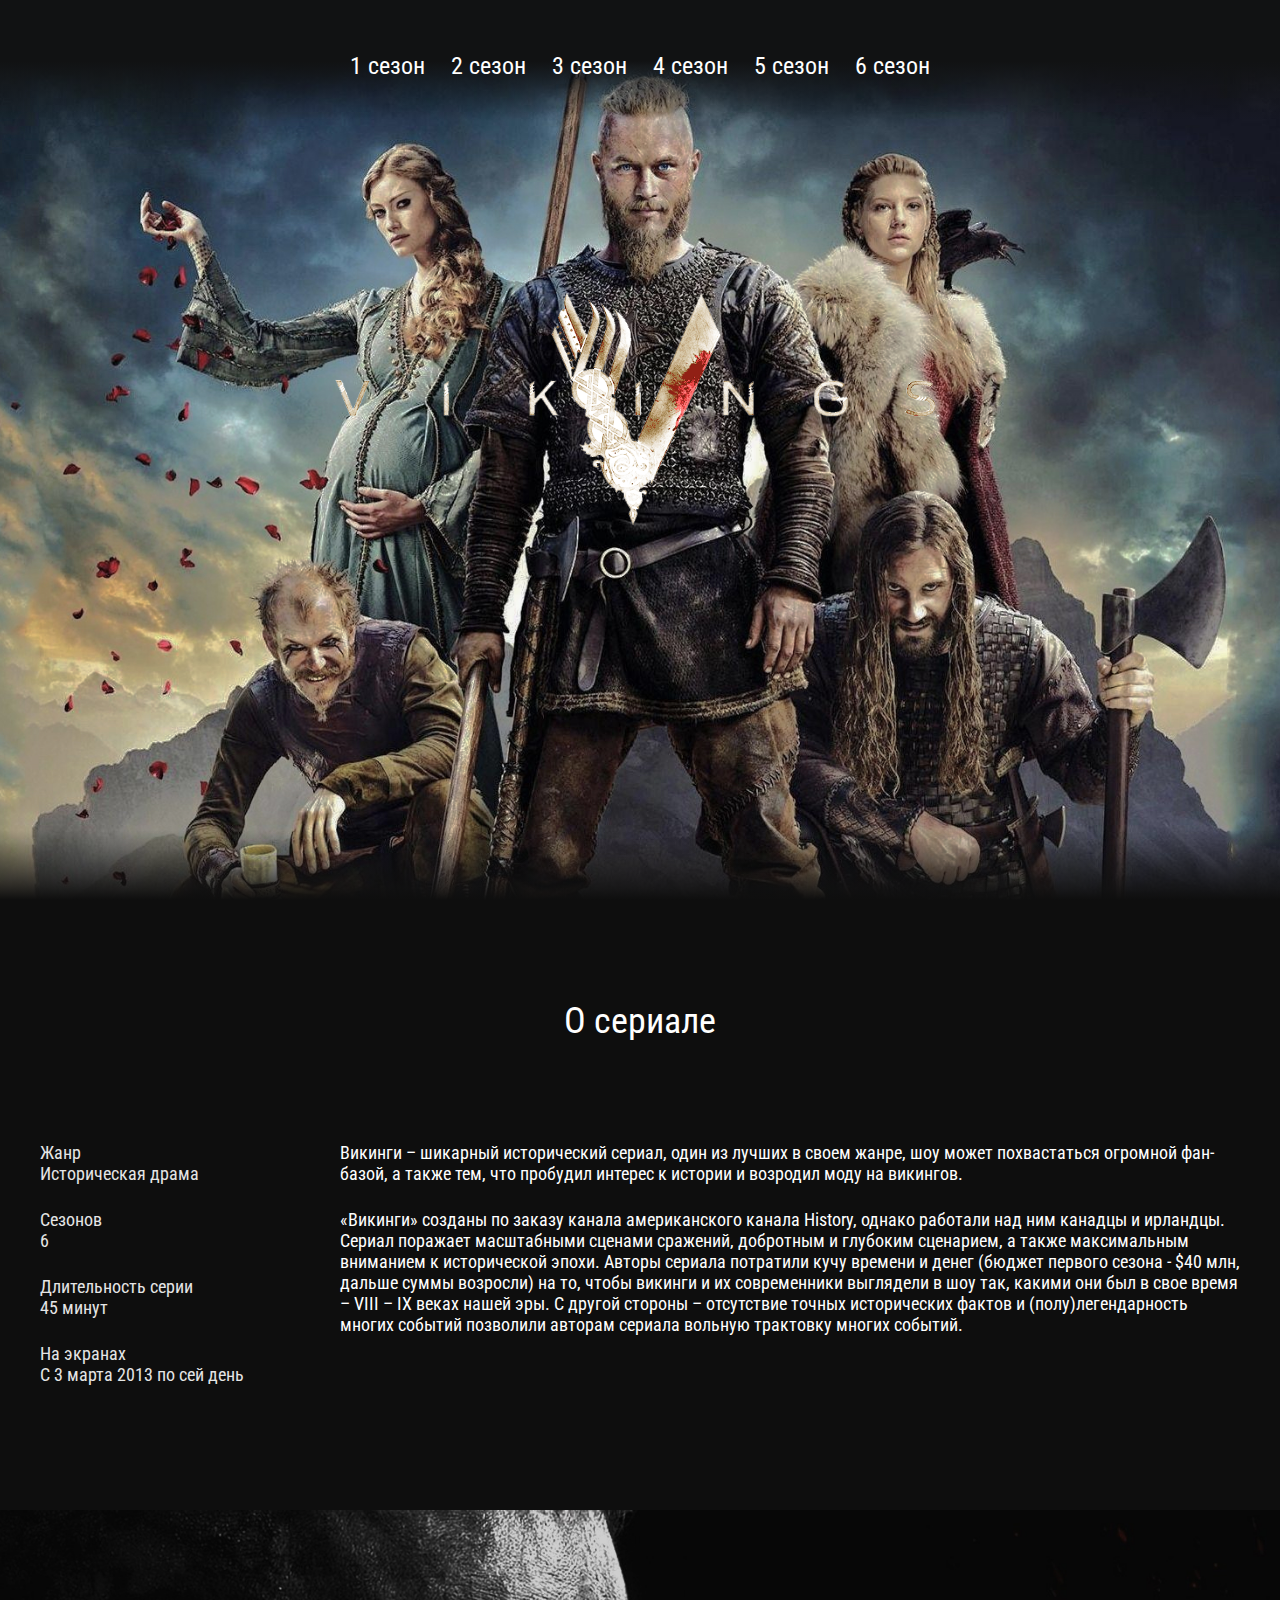
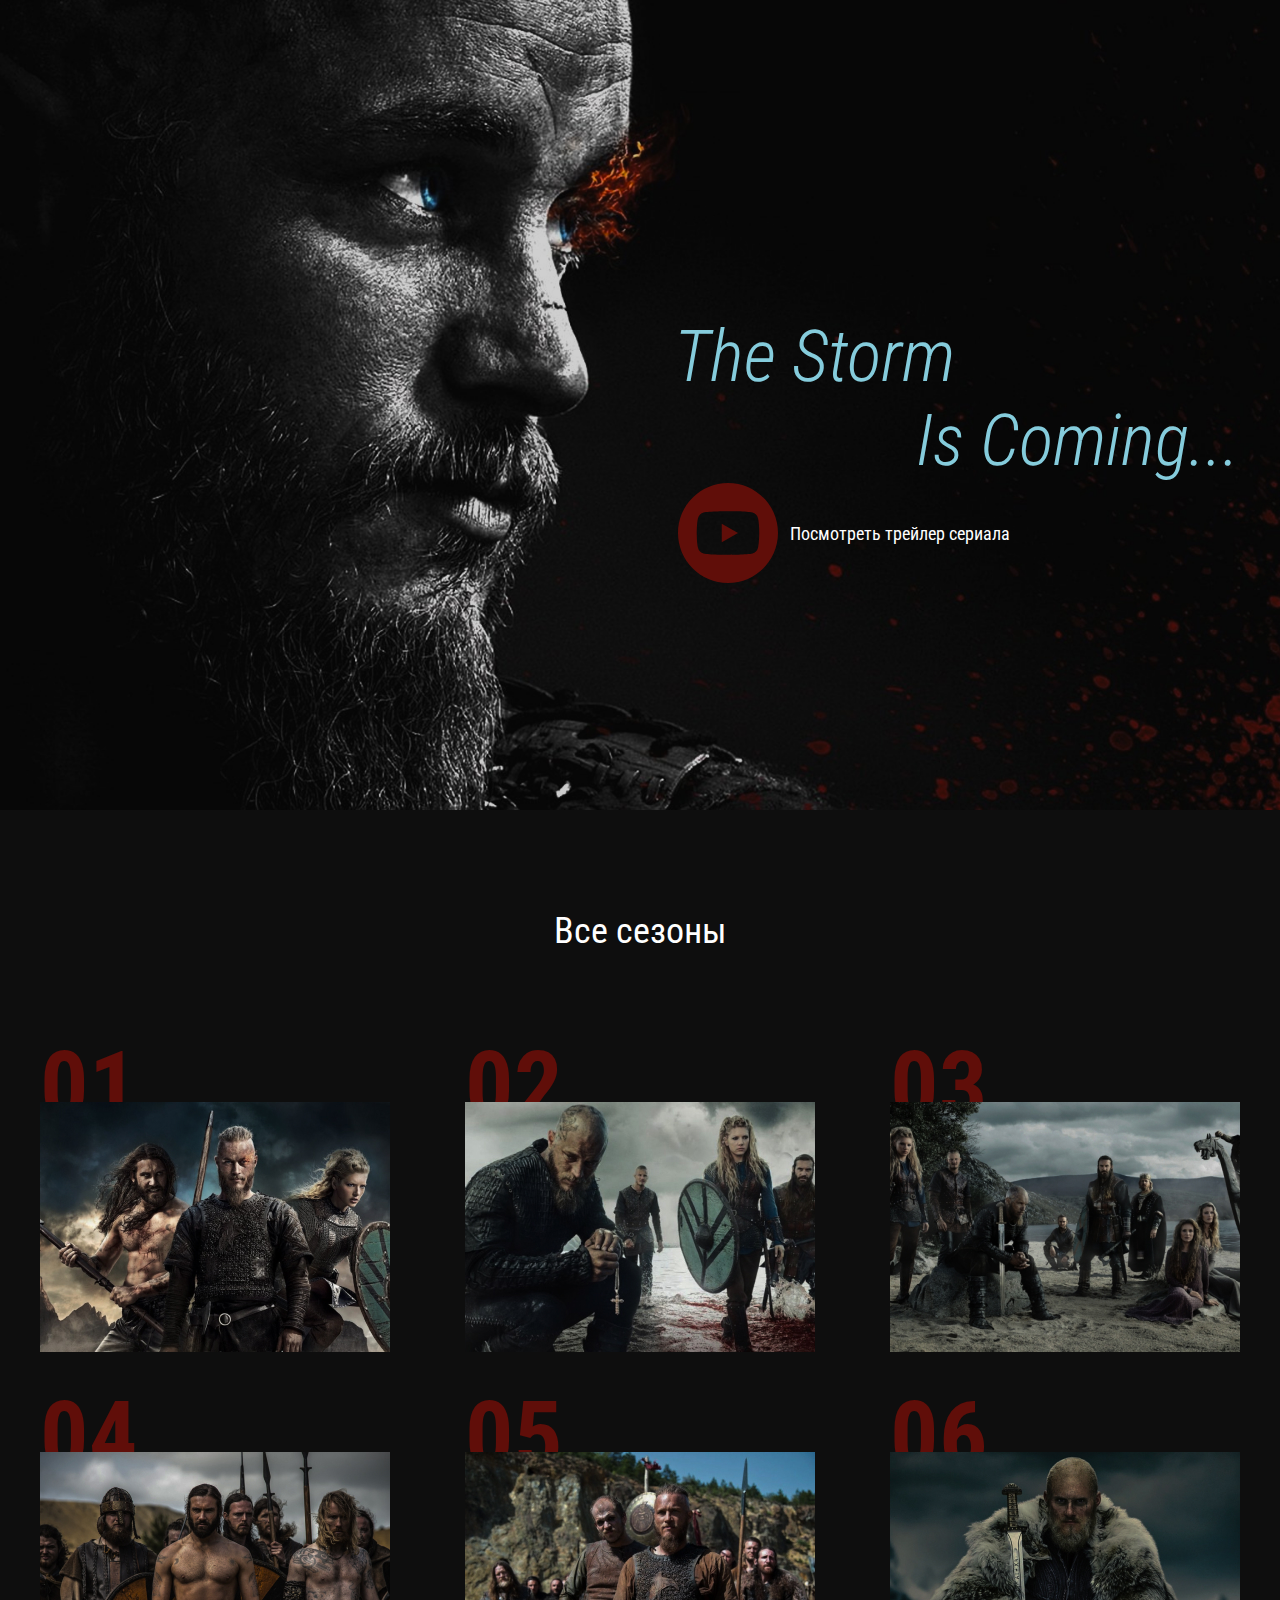
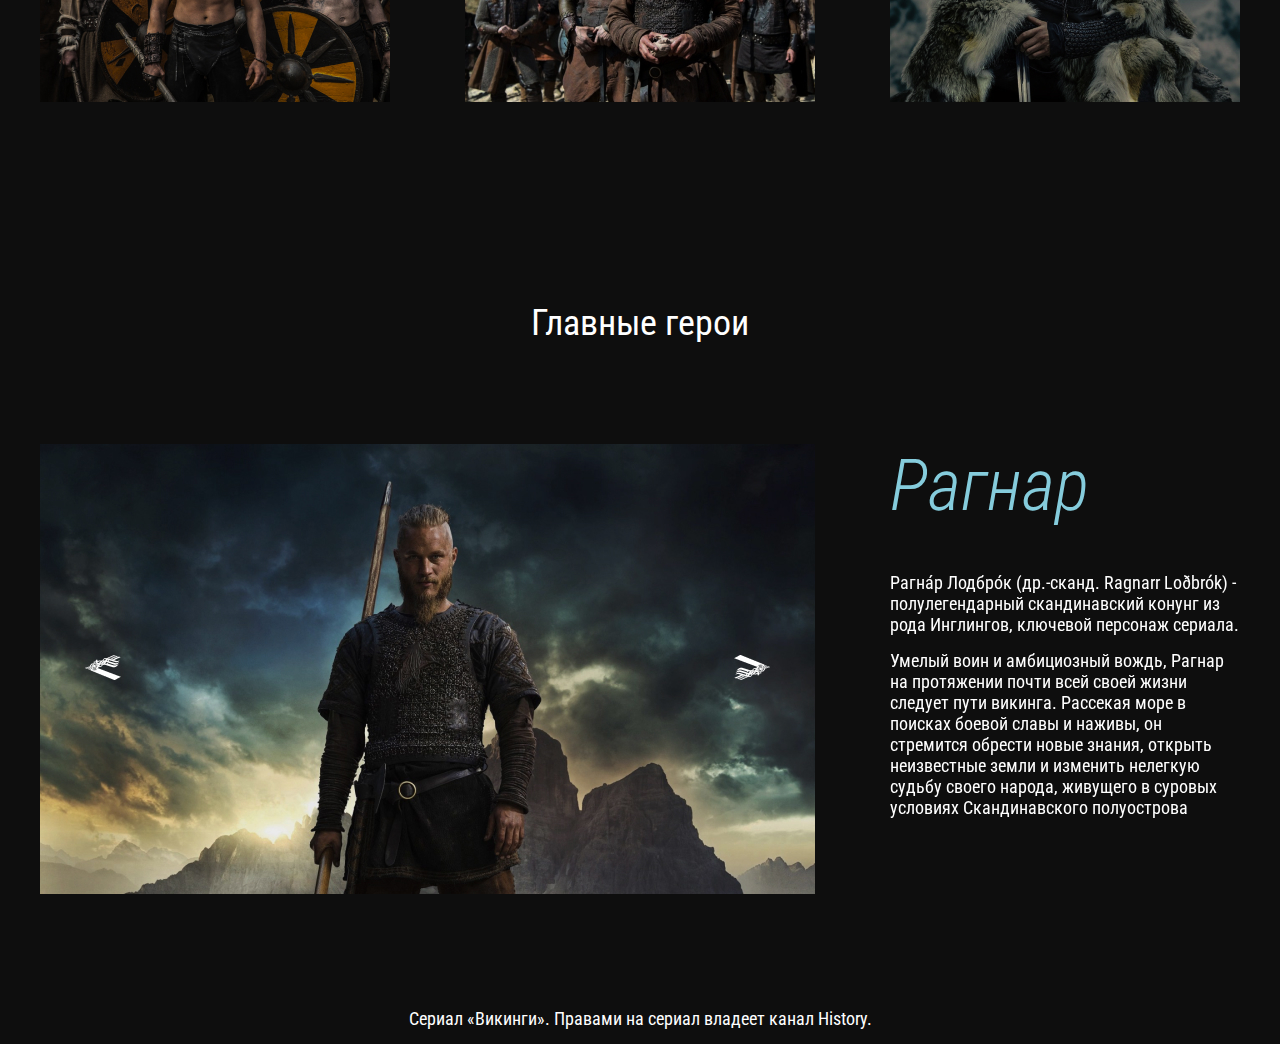
<file: index.html>
<!DOCTYPE html>
<html lang="ru">

<head>
  <meta charset="UTF-8">
  <meta name="viewport" content="width=device-width, initial-scale=1.0">
  <meta http-equiv="X-UA-Compatible" content="ie=edge">
  <title>Document</title>
  <link href="https://fonts.googleapis.com/css2?family=Roboto+Condensed:ital,wght@0,400;0,700;1,300&display=swap"
    rel="stylesheet">
  <link rel="stylesheet" href="css/reset.css">
  <link rel="stylesheet" href="css/slick.css">
  <link rel="stylesheet" href="css/jquery.fancybox.css">
  <link rel="stylesheet" href="css/style.css">
</head>

<body>

  <header class="header">
    <nav class="menu">
      <button class="menu__btn">
        <span></span>
      </button>
      <ul class="menu__list">
        <li class="menu__list-item">
          <a class="menu__list-link" href="season-1.html">1 cезон</a>
        </li>
        <li class="menu__list-item">
          <a class="menu__list-link" href="#">2 cезон</a>
        </li>
        <li class="menu__list-item">
          <a class="menu__list-link" href="#">3 cезон</a>
        </li>
        <li class="menu__list-item">
          <a class="menu__list-link" href="#">4 cезон</a>
        </li>
        <li class="menu__list-item">
          <a class="menu__list-link" href="#">5 cезон</a>
        </li>
        <li class="menu__list-item">
          <a class="menu__list-link" href="#">6 cезон</a>
        </li>
      </ul>
    </nav>
    <div class="logo">
      <img class="logo__img" src="images/logo.png" alt="Логотип">
    </div>
  </header>
   <section class="about section-page">
    <div class="container">
      <h3 class="title">
        О сериале
      </h3>
      <div class="about__inner">
        <ul class="about__info">
          <li class="about__info-item">
            Жанр
            <span>Историческая драма</span>
          </li>
          <li class="about__info-item">
            Сезонов
            <span>6</span>
          </li>
          <li class="about__info-item">
            Длительность серии
            <span>45 минут</span>
          </li>
          <li class="about__info-item">
            На экранах
            <span>С 3 марта 2013 по сей день</span>
          </li>
        </ul>
        <div class="about__text">
          <p>
            Викинги – шикарный исторический сериал, один из лучших в своем жанре, шоу может похвастаться огромной
            фан-базой, а также тем, что пробудил интерес к истории и возродил моду на викингов.
          </p>
          <p>
            «Викинги» созданы по заказу канала американского канала History, однако работали над ним канадцы и ирландцы.
            Сериал поражает масштабными сценами сражений, добротным и глубоким сценарием, а также максимальным вниманием
            к
            исторической эпохи. Авторы сериала потратили кучу времени и денег (бюджет первого сезона - $40 млн, дальше
            суммы возросли) на то, чтобы викинги и их современники выглядели в шоу так, какими они был в свое время –
            VIII
            – IX веках нашей эры. С другой стороны – отсутствие точных исторических фактов и (полу)легендарность многих
            событий позволили авторам сериала вольную трактовку многих событий.
          </p>
        </div>
      </div>
    </div>
  </section>
  <section class="video">
    <div class="container">
      <h3 class="video__text">
        <span>The Storm </span>
        Is Coming...
      </h3>
      <a class="video__btn" data-fancybox href="https://youtu.be/NBb16wT5MEs">Посмотреть трейлер сериала</a>
    </div>
  </section>
  <section class="seasons section-page">
    <div class="container">
      <h3 class="title">
        Все сезоны
      </h3>
      <ol class="seasons__inner">
        <li class="seasons__item" style="background-image: url('images/seasons-image-1.jpg');">
          <a class="seasons__link" href="season-1.html">Cмотреть</a>
        </li>
        <li class="seasons__item" style="background-image: url('images/seasons-image-2.jpg');">
          <a class="seasons__link" href="#">Cмотреть</a>
        </li>
        <li class="seasons__item" style="background-image: url('images/seasons-image-3.jpg');">
          <a class="seasons__link" href="#">Cмотреть</a>
        </li>
        <li class="seasons__item" style="background-image: url('images/seasons-image-4.jpg');">
          <a class="seasons__link" href="#">Cмотреть</a>
        </li>
        <li class="seasons__item" style="background-image: url('images/seasons-image-5.jpg');">
          <a class="seasons__link" href="#">Cмотреть</a>
        </li>
        <li class="seasons__item" style="background-image: url('images/seasons-image-6.jpg');">
          <a class="seasons__link" href="#">Cмотреть</a>
        </li>
      </ol>
    </div>
  </section>
  <section class="heroes section-page">
    <div class="container">
      <h3 class="title">Главные герои</h3>
      <div class="heroes__inner">
        <div class="heroes__slider-img">
          <img class="heroes__images" src="images/hero-1.jpg" alt="">
          <img class="heroes__images" src="images/hero-1.jpg" alt="">
          <img class="heroes__images" src="images/hero-1.jpg" alt="">
        </div>
        <div class="heroes__slider-text">
          <div class="heroes__text">
            <h4 class="heroes__name">Рагнар</h4>
            <p>
              Рагна́р Лодбро́к (др.-сканд. Ragnarr Loðbrók) - полулегендарный скандинавский конунг из рода Инглингов,
              ключевой персонаж сериала.
            </p>
            <p>
              Умелый воин и амбициозный вождь, Рагнар на протяжении почти всей своей жизни следует пути викинга.
              Рассекая море в поисках боевой славы и наживы, он стремится обрести новые знания, открыть неизвестные
              земли и изменить нелегкую судьбу своего народа, живущего в суровых условиях Скандинавского полуострова
            </p>
          </div>
          <div class="heroes__text">
            <h4 class="heroes__name">Рагнар2</h4>
            <p>
              Рагна́р Лодбро́к (др.-сканд. Ragnarr Loðbrók) - полулегендарный скандинавский конунг из рода Инглингов,
              ключевой персонаж сериала.
            </p>
            <p>
              Умелый воин и амбициозный вождь, Рагнар на протяжении почти всей своей жизни следует пути викинга.
              Рассекая море в поисках боевой славы и наживы, он стремится обрести новые знания, открыть неизвестные
              земли и изменить нелегкую судьбу своего народа, живущего в суровых условиях Скандинавского полуострова
            </p>
          </div>
          <div class="heroes__text">
            <h4 class="heroes__name">Рагнар3</h4>
            <p>
              Рагна́р Лодбро́к (др.-сканд. Ragnarr Loðbrók) - полулегендарный скандинавский конунг из рода Инглингов,
              ключевой персонаж сериала.
            </p>
            <p>
              Умелый воин и амбициозный вождь, Рагнар на протяжении почти всей своей жизни следует пути викинга.
              Рассекая море в поисках боевой славы и наживы, он стремится обрести новые знания, открыть неизвестные
              земли и изменить нелегкую судьбу своего народа, живущего в суровых условиях Скандинавского полуострова
            </p>
          </div>
        </div>
      </div>
    </div>
  </section>
  <footer class="footer">
    <div class="container">
      <p class="copy">
        Сериал «Викинги». Правами на сериал владеет канал History.
      </p>
    </div>
  </footer>





  <script src="https://ajax.googleapis.com/ajax/libs/jquery/3.4.1/jquery.min.js"></script>
  <script src="js/slick.min.js"></script>
  <script src="js/jquery.fancybox.min.js"></script>
  <script src="js/main.js"></script>
</body>

</html>
</file>
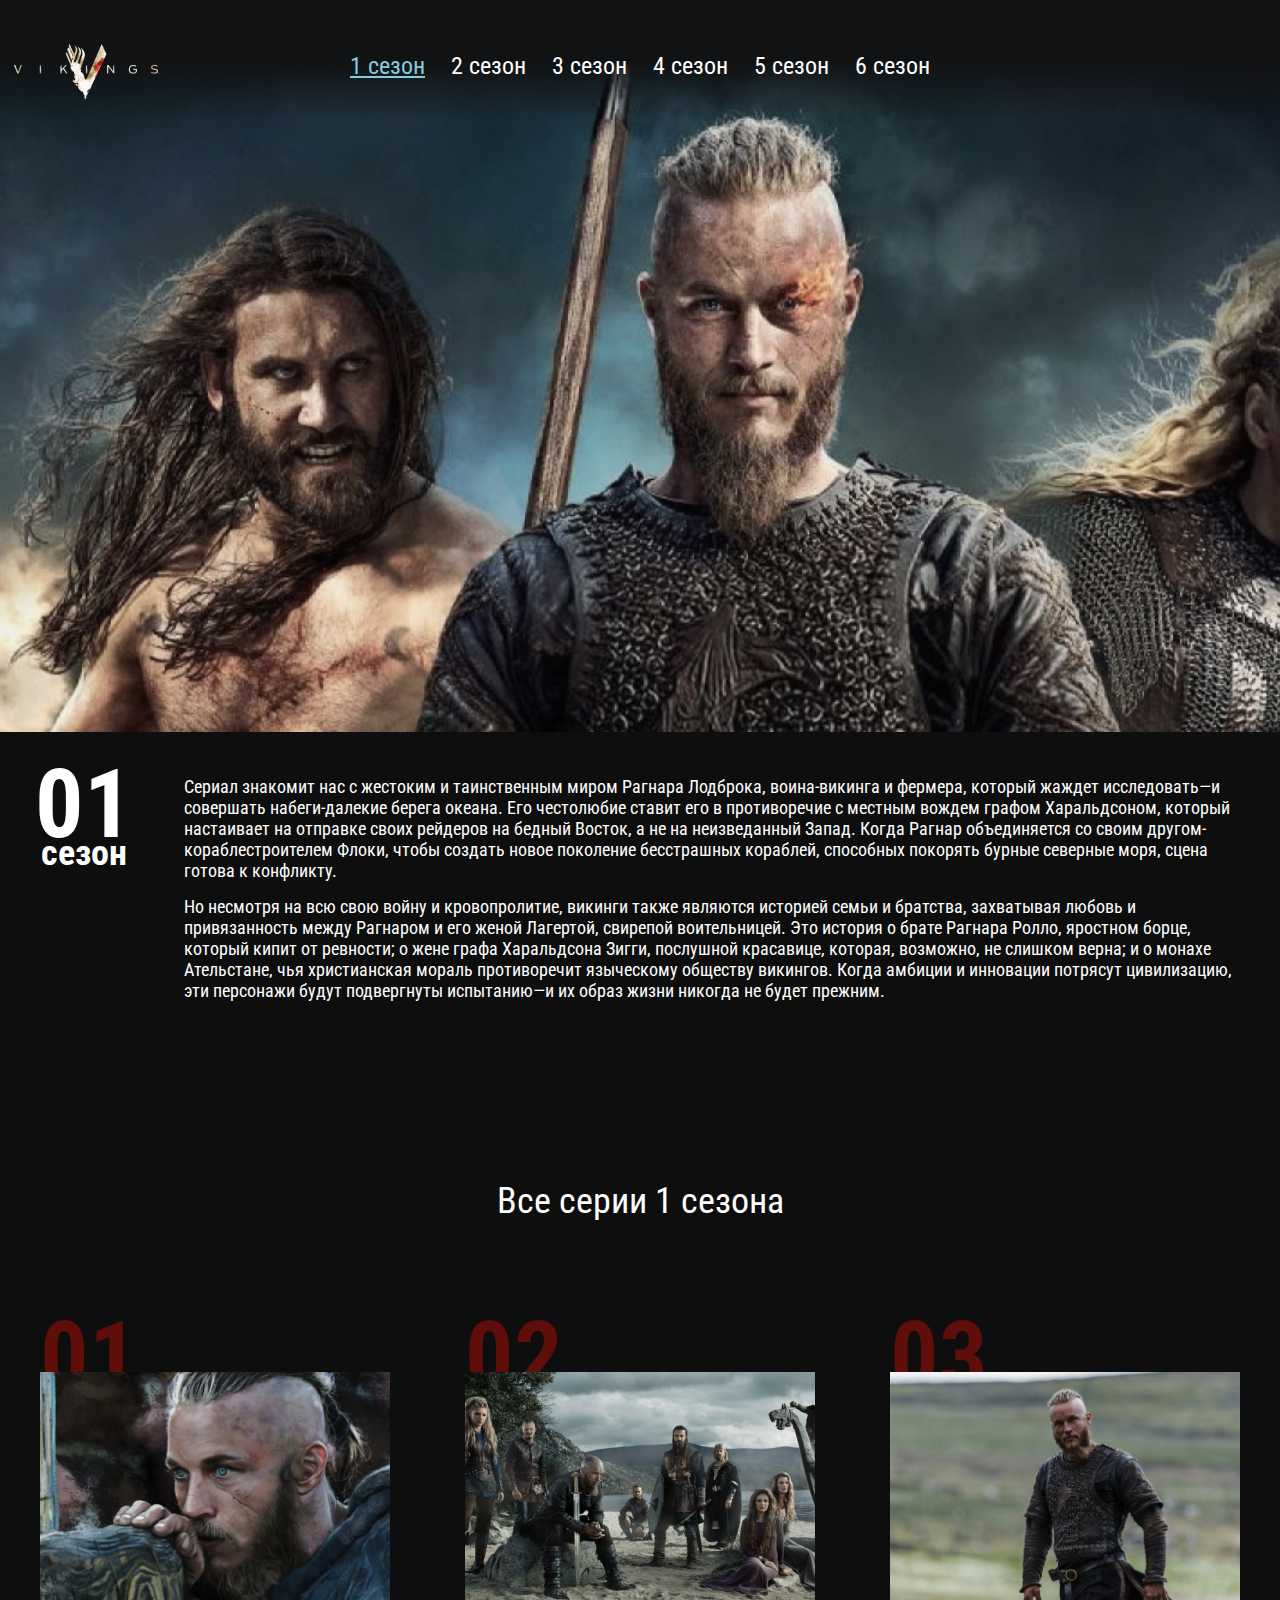
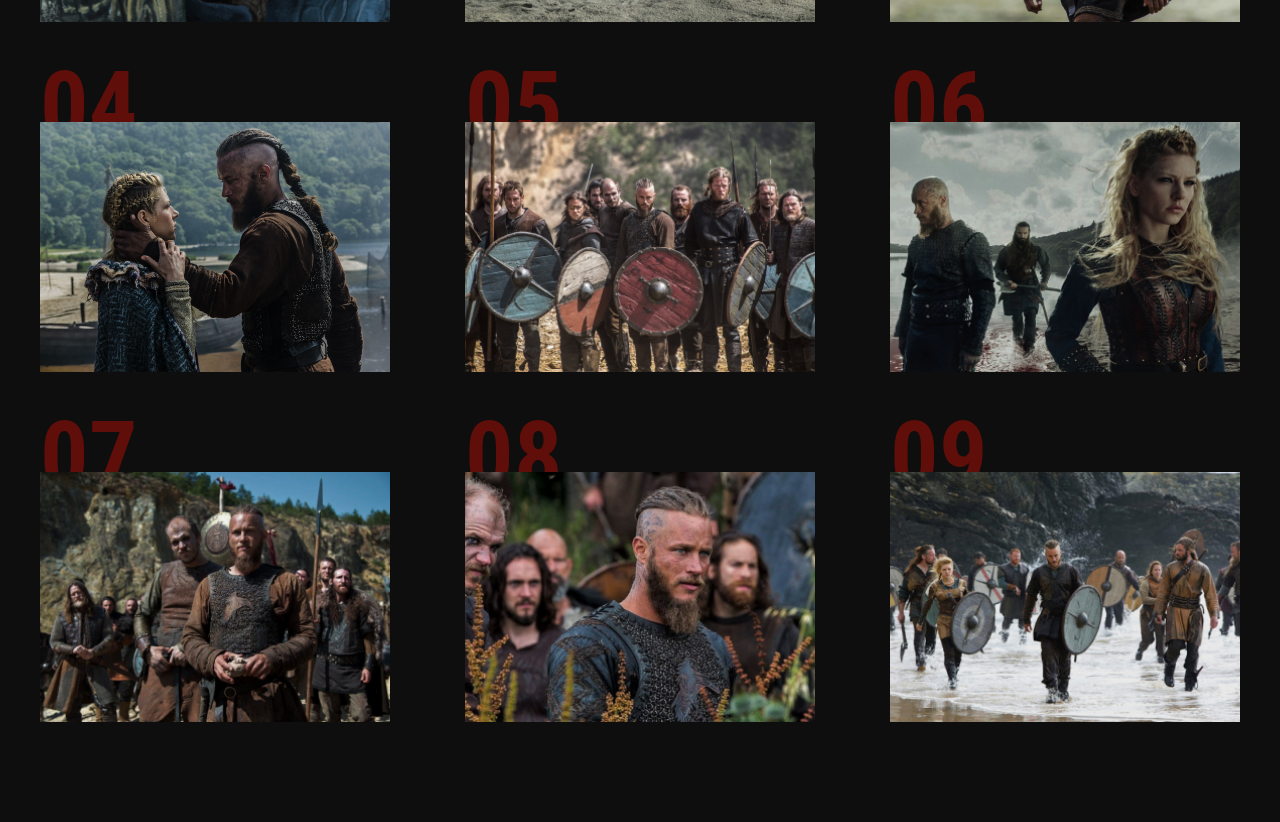
<file: season-1.html>
<!DOCTYPE html>
<html lang="ru">

<head>
  <meta charset="UTF-8">
  <meta name="viewport" content="width=device-width, initial-scale=1.0">
  <meta http-equiv="X-UA-Compatible" content="ie=edge">
  <title>Document</title>
  <link href="https://fonts.googleapis.com/css2?family=Roboto+Condensed:ital,wght@0,400;0,700;1,300&display=swap"
    rel="stylesheet">
  <link rel="stylesheet" href="css/reset.css">
  <link rel="stylesheet" href="css/jquery.fancybox.css">
  <link rel="stylesheet" href="css/style.css">
</head>

<body>

  <header class="page-header">
    <nav class="menu">
      <button class="menu__btn">
        <span></span>
      </button>
      <div class="menu__container">
        <a class="page-logo" href="index.html">
          <img src="images/page-logo.png" alt="">
        </a>
        <ul class="menu__list">
          <li class="menu__list-item">
            <a class="menu__list-link menu__list-link--active" href="#">1 cезон</a>
          </li>
          <li class="menu__list-item">
            <a class="menu__list-link" href="#">2 cезон</a>
          </li>
          <li class="menu__list-item">
            <a class="menu__list-link" href="#">3 cезон</a>
          </li>
          <li class="menu__list-item">
            <a class="menu__list-link" href="#">4 cезон</a>
          </li>
          <li class="menu__list-item">
            <a class="menu__list-link" href="#">5 cезон</a>
          </li>
          <li class="menu__list-item">
            <a class="menu__list-link" href="#">6 cезон</a>
          </li>
        </ul>
      </div>
    </nav>
    <div class="season-info">
      <div class="season-info__num">
        01
        <span>cезон</span>
      </div>
      <div class="season-info__text">
        <p>
          Сериал знакомит нас с жестоким и таинственным миром Рагнара Лодброка, воина-викинга и фермера, который жаждет
          исследовать—и совершать набеги-далекие берега океана. Его честолюбие ставит его в противоречие с местным
          вождем графом Харальдсоном, который настаивает на отправке своих рейдеров на бедный Восток, а не на
          неизведанный Запад. Когда Рагнар объединяется со своим другом-кораблестроителем Флоки, чтобы создать новое
          поколение бесстрашных кораблей, способных покорять бурные северные моря, сцена готова к конфликту.
        </p>
        <p>
          Но несмотря на всю свою войну и кровопролитие, викинги также являются историей семьи и братства, захватывая
          любовь и привязанность между Рагнаром и его женой Лагертой, свирепой воительницей. Это история о брате Рагнара
          Ролло, яростном борце, который кипит от ревности; о жене графа Харальдсона Зигги, послушной красавице,
          которая, возможно, не слишком верна; и о монахе Ательстане, чья христианская мораль противоречит языческому
          обществу викингов. Когда амбиции и инновации потрясут цивилизацию, эти персонажи будут подвергнуты испытанию—и
          их образ жизни никогда не будет прежним.
        </p>
      </div>
    </div>
  </header>
  <section class="seasons section-page">
    <div class="container">
      <h3 class="title">
        Все серии 1 сезона
      </h3>
      <ol class="seasons__inner">
        <li class="seasons__item" style="background-image: url('images/seasons1-image-1.jpg');">
          <a class="seasons__link" data-fancybox="gallery" href="https://youtu.be/NBb16wT5MEs?autoplay=0">Cмотреть</a>
        </li>
        <li class="seasons__item" style="background-image: url('images/seasons1-image-2.jpg');">
          <a class="seasons__link" data-fancybox="gallery" href="https://youtu.be/NBb16wT5MEs?autoplay=0">Cмотреть</a>
        </li>
        <li class="seasons__item" style="background-image: url('images/seasons1-image-3.jpg');">
          <a class="seasons__link" data-fancybox="gallery" href="https://youtu.be/NBb16wT5MEs?autoplay=0">Cмотреть</a>
        </li>
        <li class="seasons__item" style="background-image: url('images/seasons1-image-4.jpg');">
          <a class="seasons__link" data-fancybox="gallery" href="https://youtu.be/NBb16wT5MEs?autoplay=0">Cмотреть</a>
        </li>
        <li class="seasons__item" style="background-image: url('images/seasons1-image-5.jpg');">
          <a class="seasons__link" data-fancybox="gallery" href="https://youtu.be/NBb16wT5MEs?autoplay=0">Cмотреть</a>
        </li>
        <li class="seasons__item" style="background-image: url('images/seasons1-image-6.jpg');">
          <a class="seasons__link" data-fancybox="gallery" href="https://youtu.be/NBb16wT5MEs?autoplay=0">Cмотреть</a>
        </li>
        <li class="seasons__item" style="background-image: url('images/seasons1-image-7.jpg');">
          <a class="seasons__link" data-fancybox="gallery" href="https://youtu.be/NBb16wT5MEs?autoplay=0">Cмотреть</a>
        </li>
        <li class="seasons__item" style="background-image: url('images/seasons1-image-8.jpg');">
          <a class="seasons__link" data-fancybox="gallery" href="https://youtu.be/NBb16wT5MEs?autoplay=0">Cмотреть</a>
        </li>
        <li class="seasons__item" style="background-image: url('images/seasons1-image-9.jpg');">
          <a class="seasons__link" data-fancybox="gallery" href="https://youtu.be/NBb16wT5MEs?autoplay=0">Cмотреть</a>
        </li>
      </ol>
    </div>
  </section>



  <script src="https://ajax.googleapis.com/ajax/libs/jquery/3.4.1/jquery.min.js"></script>
  <script src="js/jquery.fancybox.min.js"></script>
  <script src="js/main.js"></script>
</body>

</html>
</file>
<file: css/style.css>
*{
    box-sizing: border-box;
}

body{
    background-color: #0E0E0E;
    color: #fff;
    font-family: 'Roboto Condensed', sans-serif;
    font-weight: 400;
    font-size: 18px;
    line-height: 21px;
}
a{
    color: inherit;
    text-decoration: none;
}
ul{
    list-style: none;
}
.container{
    max-width: 1220px;
    padding: 0 10px;
    margin: 0 auto;
}
.section-page{
    padding: 100px 0;
}
.title{
    text-align: center;
    margin-bottom: 100px;
    font-size: 36px;
    line-height: 42px;
    font-weight: 400;
}
.header{
    background-image: url('../images/header-bg.jpg');
    height: 100vh;
    background-repeat: no-repeat;
    background-size: cover;
    background-position: center 50px;
    text-align: center;
    position: relative;
}
.header::after{
    content:'';
    position: absolute;
    height: 70px;
    bottom: 0;
    left: 0;
    width: 100%;
    background: linear-gradient(180deg, #0E0E0E 0%, rgba(17, 17, 17, 0.850295) 16.53%, rgba(32, 31, 33, 0) 100%);
    transform: rotate(180deg);
}
.menu{
    padding: 50px 0 58px;
    background: linear-gradient(180deg, #111213 0%, #111213 43.62%, rgba(32, 31, 33, 0) 86.33%)
}
.menu__btn{
    display: none;
}
.menu__list{
    display: flex;
    justify-content: center;
}
.menu__list-item{
    padding: 0 13px;
}
.menu__list-link{
    font-size: 36px;
    line-height: 42px;
}
.menu__list-link:hover{
    color: #85CCDC;
    text-decoration: underline;
}
.logo{
    padding-top: 17vh;  /*чтобы на всех мониторах отбражалось одинаково*/
}
.about__inner{
    display: flex;
}
.about__info{
    width: 375px;
    margin-right: 50px;
    flex: none;
}
.about__info-item{
    margin-bottom: 25px;
    color: #E5E5E5;
}
.about__info-item span{
    display: block;
}
.about__text p{
    margin-bottom: 25px;
}
.video{
    background-image: url('../images/video-bg.jpg');
    height: 100vh;
    background-size: cover;
    background-position: center center;
    background-repeat: no-repeat;
    text-align: right;
}
.video__text{   
    font-style: italic;
    font-weight: 300;
    font-size: 72px;
    line-height: 84px;
    color: #85CCDC;
    padding-top: 45vh;  /*чтобы на всех мониторах отбражалось одинаково*/
    margin-bottom: 40px;
}
.video__text span{
    display: block;
    padding-right: 285px;
}
.video__btn{
    padding-left: 112px;
    position: relative;
    margin-right: 230px;
}
.video__btn::before{
    content: '';
    position: absolute;
    width: 100px;
    height: 100px;
    top: -40px;
    left: 0;
    background-image: url('../images/youtube-btn.svg');
}
.seasons__inner{
    display: grid;
    grid-template-columns: repeat(auto-fill, minmax(284px, 1fr)); /*1fr 1fr 1fr - так было, чтобы при адаптиве картинки автоматически перепрыгивали*/
    grid-gap: 100px 75px;
    counter-reset: number;
    padding-top: 50px;
}
.seasons__item{
   /*width: 350px; убрали после того как изменили grid-template-columns*/
    height: 250px;    
    background-repeat: no-repeat;
    background-position: center center;
    background-size: cover;
    list-style: none;
    position: relative;
    display: flex;    /*свойства заданы для "смотреть"*/
    justify-content: center;
    align-items: center;
}
.seasons__item:hover .seasons__link{
    opacity: 1;
}
.seasons__item::before{
    content: '0' counter(number);
    counter-increment: number;
    position: absolute;
    font-weight: bold;
    font-size: 96px;
    line-height: 112px;
    color: #600E09;
    left: 0;
    top: -72px;
    z-index: -1;
}
.season__item:nth-child(n+10)::before{
    content: counter(number);
}
.seasons__item:hover::after{
    content: '';
    position: absolute;
    top: 0;
    left: 0;
    right: 0;
    bottom: 0;
    background: rgba(14, 14, 14, 0.8);
}
.seasons__link{
    font-size: 36px;
    line-height: 42px;
    padding: 12px 78px 11px;
    background-color: #0E0E0E;
    opacity: 0;
    transition: all .3s;
    z-index: 2;
}
.heroes__inner{
    display: flex;
    justify-content: space-between;
}
.heroes__slider-img{
    max-width: 775px;
}
.heroes__slider-text{
    max-width: 350px;
}
.slick-btn{
    position: absolute;
    top: 50%;
    transform: translateY(-50%);
    border: none;
    background-color: transparent;
    z-index: 5;
    cursor: pointer;
    outline: none;
}
.slick-prev{
    left: 38px;
}
.slick-next{
    right: 38px;
}
.heroes__name{
    font-style: italic;
    font-weight: 300;
    font-size: 72px;
    line-height: 84px;   
    color: #85CCDC;
    margin-bottom: 44px;
}
.heroes__text p{
    margin-bottom: 15px;
}
.copy{
    padding: 14px 0 15px;
    text-align: center;
}

/*start season-1*/
.menu__list-link--active{
    color: #85CCDC;
    text-decoration: underline;
}
.page-header{
    background-image: url('../images/season-1bg.jpg');
    background-repeat: no-repeat;
    background-position: center center;
    background-size: cover;
    height: 90vh;
    position: relative;
}
.menu__container{
    max-width: 1385px;
    margin: 0 auto;
    position: relative;
}
.page-logo{
    position: absolute;
    left: 0;
}
.season-info{
    position: absolute;
    max-width: 1385px;
    display: flex;
    padding: 44px 47px 64px 35px;
    background-color: #0E0E0E;
    bottom: 0;
    left: 0;
    right: 0;
    margin: 0 auto;
}
.season-info__num{
    font-weight: bold;
    font-size: 96px;
    line-height: 56px;  /*по макету 112, это чтобы номер сезон были ближе*/ 
    text-align: center;
    margin-right: 51px;
}
.season-info__num span{
    display: block;
    font-size: 36px;
    line-height: 42px;
}
.season-info__text p{
    margin-bottom: 15px;
}
/*end season-1*/

/* start media */

@media (max-width: 1420px){
    .page-logo{
        left: 10px;
        top: -6px;
    }
}
@media (max-width: 1366px){
    .logo__img{
        width: 50%;
    }
    .menu__list-link{
        font-size: 24px;
        line-height: 32px;
    }
    .about__info{
        width: 250px;
    }
    .page-header{
        height: 120vh;
    }
}
@media (max-width: 1200px){
    .heroes__inner{
        display: block;
    }
    .heroes__slider-text{
        max-width: 100%;
        padding-top: 50px;
    }
    .heroes__slider-img{
        max-width: 100%;
    }
}
@media (max-width: 1088px){
    .seasons__item{
        height: 340px;
    }
}
@media (max-width: 992px){
    .page-logo{
        display: none;
    }
}
@media (max-width: 768px){
    .about__inner{
        display: block;
    }
    .section-page{
        padding: 50px 0;
    }
    .title{
        margin-bottom: 50px;
        font-size: 28px;
        line-height: 36px;
    }
    body{
        font-size: 16px;
        line-height: 19px;
    }
    .video__text{
        font-size: 48px;
        line-height: 56px;
    }
    .video__text span{
        padding-right: 200px;
    }
    .video__btn{
        margin-right: 0;
        padding-left: 62px;
    }
    .video__btn::before{
        width: 50px;
        height: 50px;
        background-size: cover;
        top: -16px;
    }
    .seasons__inner{
        grid-gap: 80px 35px;
    }
    .heroes__name{
        font-size: 46px;
        line-height: 56px;
        margin-bottom: 25px;
    }
    .season-info{
        display: block;
        padding: 30px 10px 0px 10px;
    }
    .season-info__num{
        text-align: left;
        font-size: 50px;
        line-height: 26px;
        margin-bottom: 15px;
    }
    .season-info__num span{
        font-size: 25px;
        line-height: 32px;
    }
}
@media (max-width: 640px){
    .menu{
        padding: 0;
        text-align: center;
        background: linear-gradient(180deg, #111213 0%, #111213 10%, rgba(32, 31, 33, 0) 86.33%);
    }
    .menu__list{
        display: block;
        transform: translateY(-130%);
        transition: all .3s;
    }
    .menu__list.menu__list--active{
        transform: translateY(0%);
        padding: 100px 0 50px;
        background-color: #0e0e0e;
    }
    .menu__list-link{
        display: block;
        padding: 10px 0;
    }
    .logo{
        padding-top: 21vh;
    }
    .page-logo{
        display: block;
        z-index: 10;
        top: 22px;
    }
    .menu__btn{
        display: block;
        width: 50px;
        height: 40px;
        cursor: pointer;
        position: absolute;
        z-index: 10;
        right: 10px;
        top: 20px;
        display: flex;
        align-items: center;
        background-color: transparent;
        border: none;
        padding: 0;
    }
    .menu__btn span{
        background-color: #fff;
        height: 5px;
        width: 100%;
    }
    .menu__btn::after,
    .menu__btn::before{
        content: "";
        width: 100%;
        height: 5px;
        background-color: #fff;
        position: absolute;
    }
    .menu__btn::before{
        top: 0;
        left: 0;
    }
    .menu__btn::after{
        bottom: 0;
        left: 0;
    }
    .page-header{
        height: 160vh;
    }
}
@media (max-width: 414px){
    .seasons__item{
        height: 203px;
    }    
}
@media (max-width: 374px){
    .page-header{
        height: 200vh;
    }  
}

/* end media */
</file>
